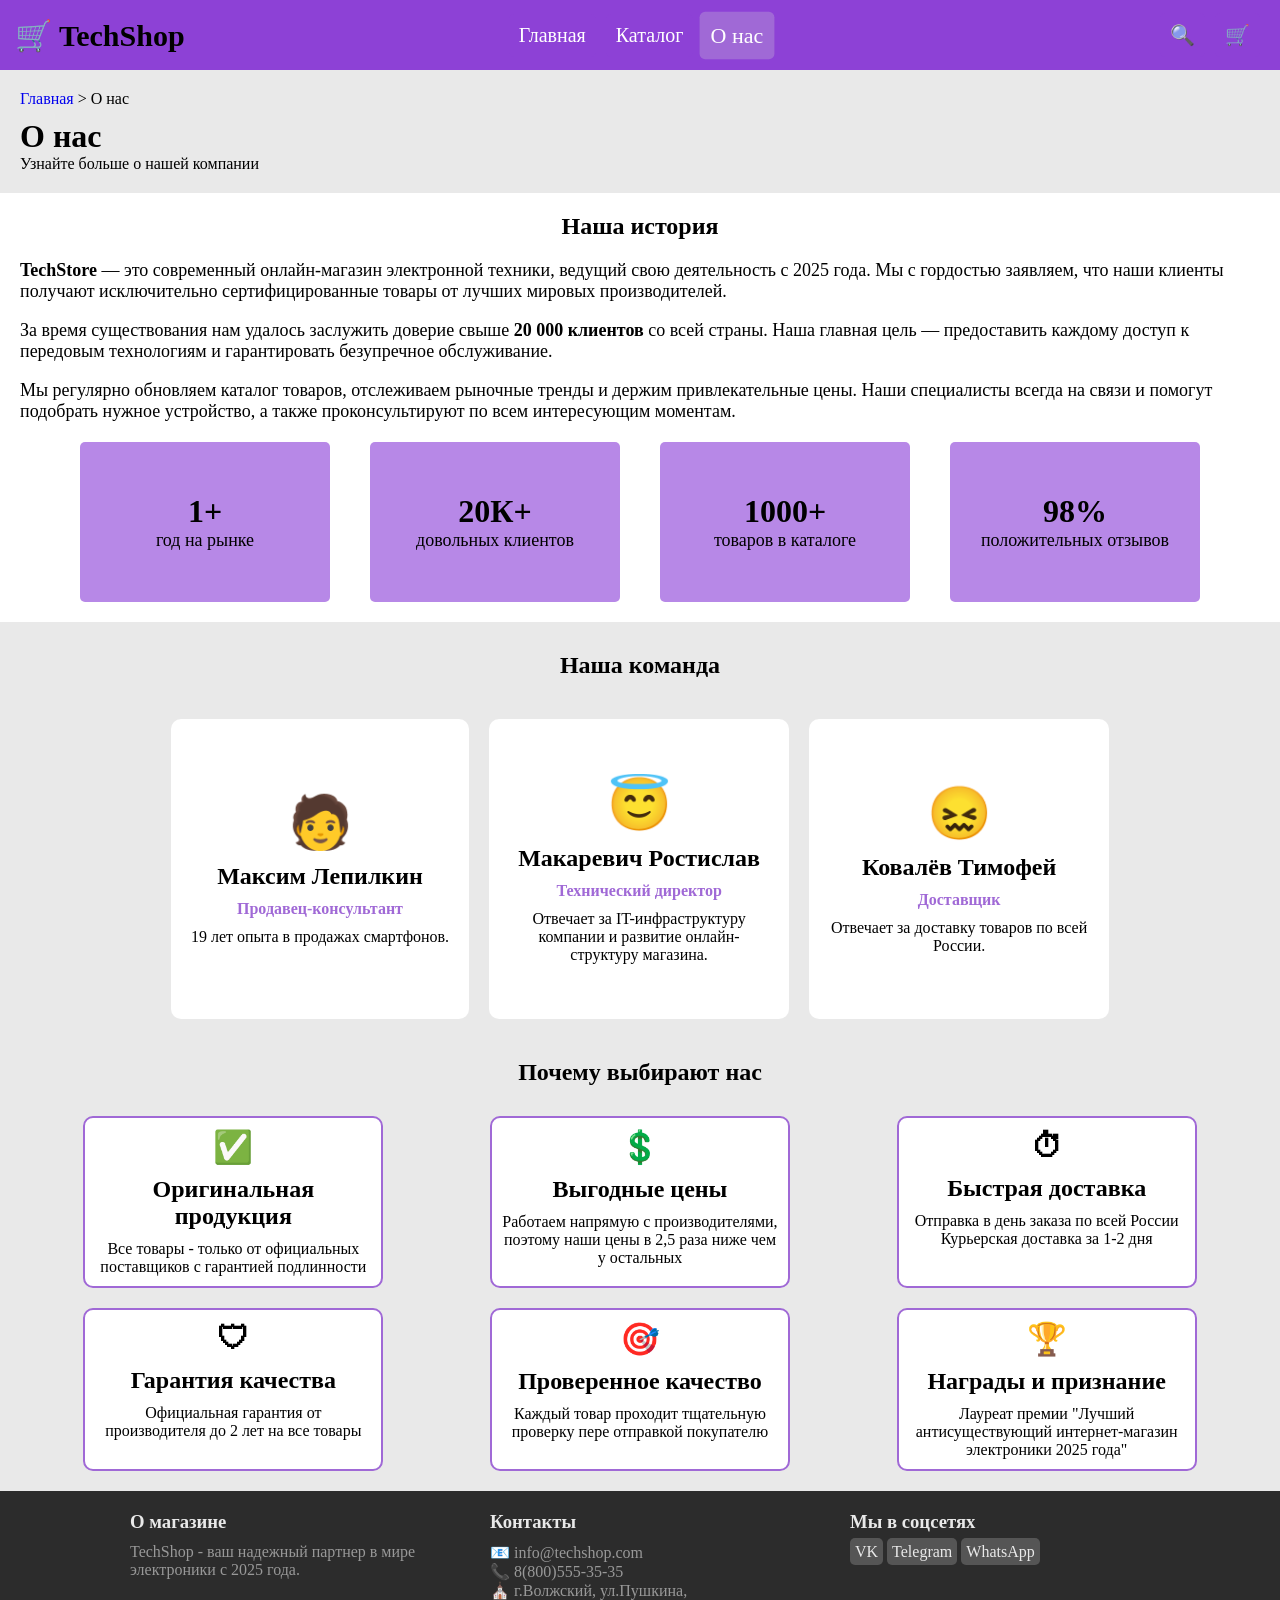
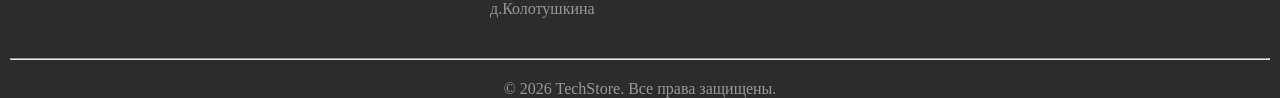
<file: about.html>
<!doctype html>
<html lang="ru-RU">
  <head>
    <meta charset="UTF-8" />
    <meta name="viewport" content="width=device-width, initial-scale=1.0" />
    <link rel="stylesheet" href="css/about.css" />
    <title>О нас</title>
  </head>
  <body>
    <!-- Шапка -->
    <header class="header">
      <div class="header-left">
        <h2>🛒 TechShop</h2>
      </div>

      <button class="menu-toggle" id="mobile-menu">☰</button>

      <nav class="header-center" id="nav-menu">
        <a class="button-header" href="index.html">Главная</a>
        <a class="button-header" href="catalog.html">Каталог</a>
        <a class="button-header-choice" href="about.html">О нас</a>
      </nav>
      <div class="header-right">
        <a class="button-header">🔍</a>
        <a class="button-header">🛒</a>
      </div>
    </header>

    <!-- О нас -->
    <div class="аbout_us">
      <p><a href="index.html">Главная</a> > О нас</p>
      <h1>О нас</h1>
      <p>Узнайте больше о нашей компании</p>
    </div>

    <div class="history">
      <h2>Наша история</h2>
      <p>
        <strong>TechStore</strong> — это современный онлайн-магазин электронной техники, ведущий свою деятельность с 2025 года. Мы с
        гордостью заявляем, что наши клиенты получают исключительно сертифицированные товары от лучших мировых производителей.
      </p>
      <br />
      <p>
        За время существования нам удалось заслужить доверие свыше <strong>20 000 клиентов</strong> со всей страны. Наша главная цель —
        предоставить каждому доступ к передовым технологиям и гарантировать безупречное обслуживание.
      </p>
      <br />
      <p>
        Мы регулярно обновляем каталог товаров, отслеживаем рыночные тренды и держим привлекательные цены. Наши специалисты всегда на связи
        и помогут подобрать нужное устройство, а также проконсультируют по всем интересующим моментам.
      </p>
      <div class="history-cards">
        <div class="history-card">
          <h1>1+</h1>
          <p>год на рынке</p>
        </div>

        <div class="history-card">
          <h1>20К+</h1>
          <p>довольных клиентов</p>
        </div>

        <div class="history-card">
          <h1>1000+</h1>
          <p>товаров в каталоге</p>
        </div>

        <div class="history-card">
          <h1>98%</h1>
          <p>положительных отзывов</p>
        </div>
      </div>
    </div>

    <div class="team">
      <h2 class="team-chapter">Наша команда</h2>
      <div class="team-cards">
        <div class="team-card">
            <h1>🧑</h1>
            <h2>Максим Лепилкин</h2>
            <h4>Продавец-консультант</h4>
            <p>19 лет опыта в продажах смартфонов.</p>
        </div>

        <div class="team-card">
          <h1>😇</h1>
          <h2>Макаревич Ростислав</h2>
          <h4>Технический директор</h4>
          <p>Отвечает за IT-инфраструктуру компании и развитие онлайн-структуру магазина.</p>
        </div>

        <div class="team-card">
          <h1>😖</h1>
          <h2>Ковалёв Тимофей</h2>
          <h4>Доставщик</h4>
          <p>Отвечает за доставку товаров по всей России.</p>
        </div>
      </div>
    </div>

    <div class="advantages">
      <h2 class="advantages-chapter">Почему выбирают нас</h2>
      <div class="advantages-cards">
        <div class="advantages-card">
          <h1>✅</h1>
          <h2>Оригинальная продукция</h2>
          <p>Все товары - только от официальных поставщиков с гарантией подлинности</p>
        </div>

        <div class="advantages-card">
          <h1>💲</h1>
          <h2>Выгодные цены</h2>
          <p>Работаем напрямую с производителями, поэтому наши цены в 2,5 раза ниже чем у остальных</p>
        </div>

        <div class="advantages-card">
          <h1>⏱</h1>
          <h2>Быстрая доставка</h2>
          <p>Отправка в день заказа по всей России Курьерская доставка за 1-2 дня</p>
        </div>

        <div class="advantages-card">
          <h1>🛡</h1>
          <h2>Гарантия качества</h2>
          <p>Официальная гарантия от производителя до 2 лет на все товары</p>
        </div>

        <div class="advantages-card">
          <h1>🎯</h1>
          <h2>Проверенное качество</h2>
          <p>Каждый товар проходит тщательную проверку пере отправкой покупателю</p>
        </div>

        <div class="advantages-card">
          <h1>🏆</h1>
          <h2>Награды и признание</h2>
          <p>Лауреат премии "Лучший антисуществующий интернет-магазин электроники 2025 года"</p>
        </div>
      </div>
    </div>

    <!-- Footer -->
    <footer>
      <div class="footer-cards">
        <div class="footer-card">
          <h3>О магазине</h3>
          <p>TechShop - ваш надежный партнер в мире электроники с 2025 года.</p>
        </div>
        <div class="footer-card">
          <h3>Контакты</h3>
          <p>📧 info@techshop.com</p>
          <p>📞 8(800)555-35-35</p>
          <p>⛪ г.Волжский, ул.Пушкина, д.Колотушкина</p>
        </div>
        <div class="footer-card">
          <h3>Мы в соцсетях</h3>
          <a href="#" class="soc">VK</a>
          <a href="#" class="soc">Telegram</a>
          <a href="#" class="soc">WhatsApp</a>
        </div>
      </div>
      <hr />
      <p class="protect">© 2026 TechStore. Все права защищены.</p>
    </footer>
    <script>
  document.addEventListener('DOMContentLoaded', function() {
    const menuToggle = document.getElementById('mobile-menu');
    const navMenu = document.getElementById('nav-menu');
    
    if (menuToggle && navMenu) {
      menuToggle.addEventListener('click', function() {
        navMenu.classList.toggle('active');
      });
    }
  });
</script>
  </body>
</html>
</file>
<file: css/about.css>
* {
  margin: 0;
  padding: 0;
  box-sizing: border-box;
}

body {
  background-color: #e9e9e9;
}

/* Шапка */
.header {
  display: flex;
  font-size: 20px;
  text-wrap: nowrap;
  padding: 0 15px;
  height: 70px;
  width: 100%;
  align-items: center;
  background-color: #8d41d6;
  position: sticky;
  top: 0;
}

.header-left {
  flex: 1;
  display: flex;
  align-items: center;
}

.header-center {
  flex: 1;
  display: flex;
  justify-content: center;
  align-items: center;
}

.header-right {
  flex: 1;
  display: flex;
  justify-content: flex-end;
  align-items: center;
}

.button-header {
  text-decoration: none;
  color: white;
  background-color: #8d41d6;
  border: none;
  border-radius: 5px;
  padding: 10px;
  margin: 5px;
  cursor: pointer;
  transition:
    background-color 0.5s,
    transform 0.3s;
}

.button-header:hover {
  transform: scale(1.1);
  background-color: #a069d6;
}

.button-header-choice {
  text-decoration: none;
  color: white;
  background-color: #a069d6;
  border: none;
  border-radius: 5px;
  padding: 10px;
  margin: 5px;
  cursor: pointer;
  scale: 1.1;
}

/* О нас */
.аbout_us {
  margin: 20px 20px;
}
.аbout_us p {
  margin-bottom: 10px;
}
.аbout_us a {
  text-decoration: none;
}

.history {
  background-color: white;
}
.history h2 {
  text-align: center;
  justify-content: center;
  align-items: center;
  padding: 20px;
}
.history p {
  margin: 0 20px;
  font-size: 18px;
}

.history-cards {
  display: flex;
  align-items: center;
  text-align: center;
  justify-content: center;
}

.history-card {
  background-color: #b788e7;
  padding: 30px 10px;
  margin: 20px;
  width: 250px;
  height: 160px;
  border: none;
  border-radius: 5px;
  display: flex;
  flex-direction: column;
  text-align: center;
  align-items: center;
  justify-content: center;
}

.team-chapter {
  align-items: center;
  text-align: center;
  justify-content: center;
  margin: 30px;
}

.team-cards {
  display: flex;
  align-items: center;
  text-align: center;
  justify-content: center;
}

.team-card {
  background-color: white;
  margin: 10px;
  padding: 20px;
  gap: 10px;
  text-wrap: wrap;
  max-width: 300px;
  border: none;
  border-radius: 10px;
  height: 300px;
  display: flex;
  flex-direction: column;
  text-align: center;
  align-items: center;
  justify-content: center;
}

.team-card h1 {
  font-size: 52px;
}
.team-card h4 {
  color: #a069d6;
}

.advantages-chapter{
  align-items: center;
  text-align: center;
  justify-content: center;
  margin: 30px;
}

.advantages-cards{
  display: grid;
  grid-template-columns: repeat(auto-fit, minmax(300px, 1fr));
  margin: 10px auto;
  max-width: 1200px;
  gap: 20px;                    
  align-items: stretch;         
  text-align: center;
  justify-content: center;
  justify-items: center;
}

.advantages-card{
  display: flex;
  flex-direction: column;
  background-color: white;
  padding: 10px;
  gap: 10px;
  text-wrap: wrap;
  width: 300px;
  min-height: 100%;             
  border: 2px solid #a069d6;
  border-radius: 10px;
}

/* Footer */
footer {
  background-color: rgb(44, 44, 44);
  color: #989898;
  left: 0;
  bottom: 0;
  width: 100%;
  /* position: absolute; */
}
hr {
  margin: 20px 10px;
}

.footer-cards {
  display: flex;
  background-color: rgb(44, 44, 44);
  justify-content: center;
  margin-top: 20px;
}

.footer-card {
  flex-direction: column;
  text-align: start;
  align-items: center;
  margin: 20px 30px;
  width: 300px;
}

.footer-card h3 {
  margin-bottom: 10px;
  color: #e9e9e9;
}
.footer-card a {
  border: none;
  border-radius: 5px;
  padding: 5px;
  background-color: rgb(85, 85, 85);
  color: #e9e9e9;
  text-decoration: none;
}

.protect {
  text-align: center;
  justify-content: center;
  align-items: center;
}

.menu-toggle {
  display: none;
  /* На компах кнопку не видим */
}

@media (max-width: 768px) {
  .menu-toggle,
  .header-right .button-header {
    background: #8d41d6;
    border: none;
    border-radius: 5px;
    font-size: 24px;
    color: black;
    padding: 10px;
    line-height: 1;
    cursor: pointer;
    text-align: center;
    display: inline-flex;
    align-items: center;
    justify-content: center;
    min-width: 40px;
    transition: background-color 0.2s;
  }

  .menu-toggle:hover,
  .header-right .button-header:hover {
    background-color: #a069d6;
  }

  .menu-toggle {
    order: 3;
    flex: 0 1 auto;
    margin: 0;
  }

  .header-center {
    display: none;
    flex-direction: column;
    position: absolute;
    top: 70px;
    left: 0;
    width: 100%;
    background-color: #8d41d6;
    z-index: 1000;
    padding: 10px 0;
  }

  .header-center.active {
    display: flex;
  }

  .button-header {
    width: 90%;
    text-align: center;
    margin: 5px auto;
    font-size: 18px;
  }

  /* --- Левая часть (логотип) --- */
  .header-left {
    flex: 1;
    /* Занимает доступное пространство */
    order: 1;
    display: flex;
    align-items: center;
    /* Вертикальное центрирование */
    justify-content: flex-start;
    /* Логотип слева */
  }

  .header-left h2 {
    font-size: 24px;
    margin: 0;
    line-height: 1;
    /* Чтобы высота совпадала с кнопками */
  }

  /* --- Правая часть (контейнер для иконок) --- */
  .header-right {
    order: 2;
    flex: 1;
    /* Занимает доступное пространство */
    display: flex;
    justify-content: center;
    /* Центрируем иконки по горизонтали */
    gap: 10px;
    /* Расстояние между иконками */
    align-items: center;
    /* Вертикальное центрирование */
  }
}
</file>
